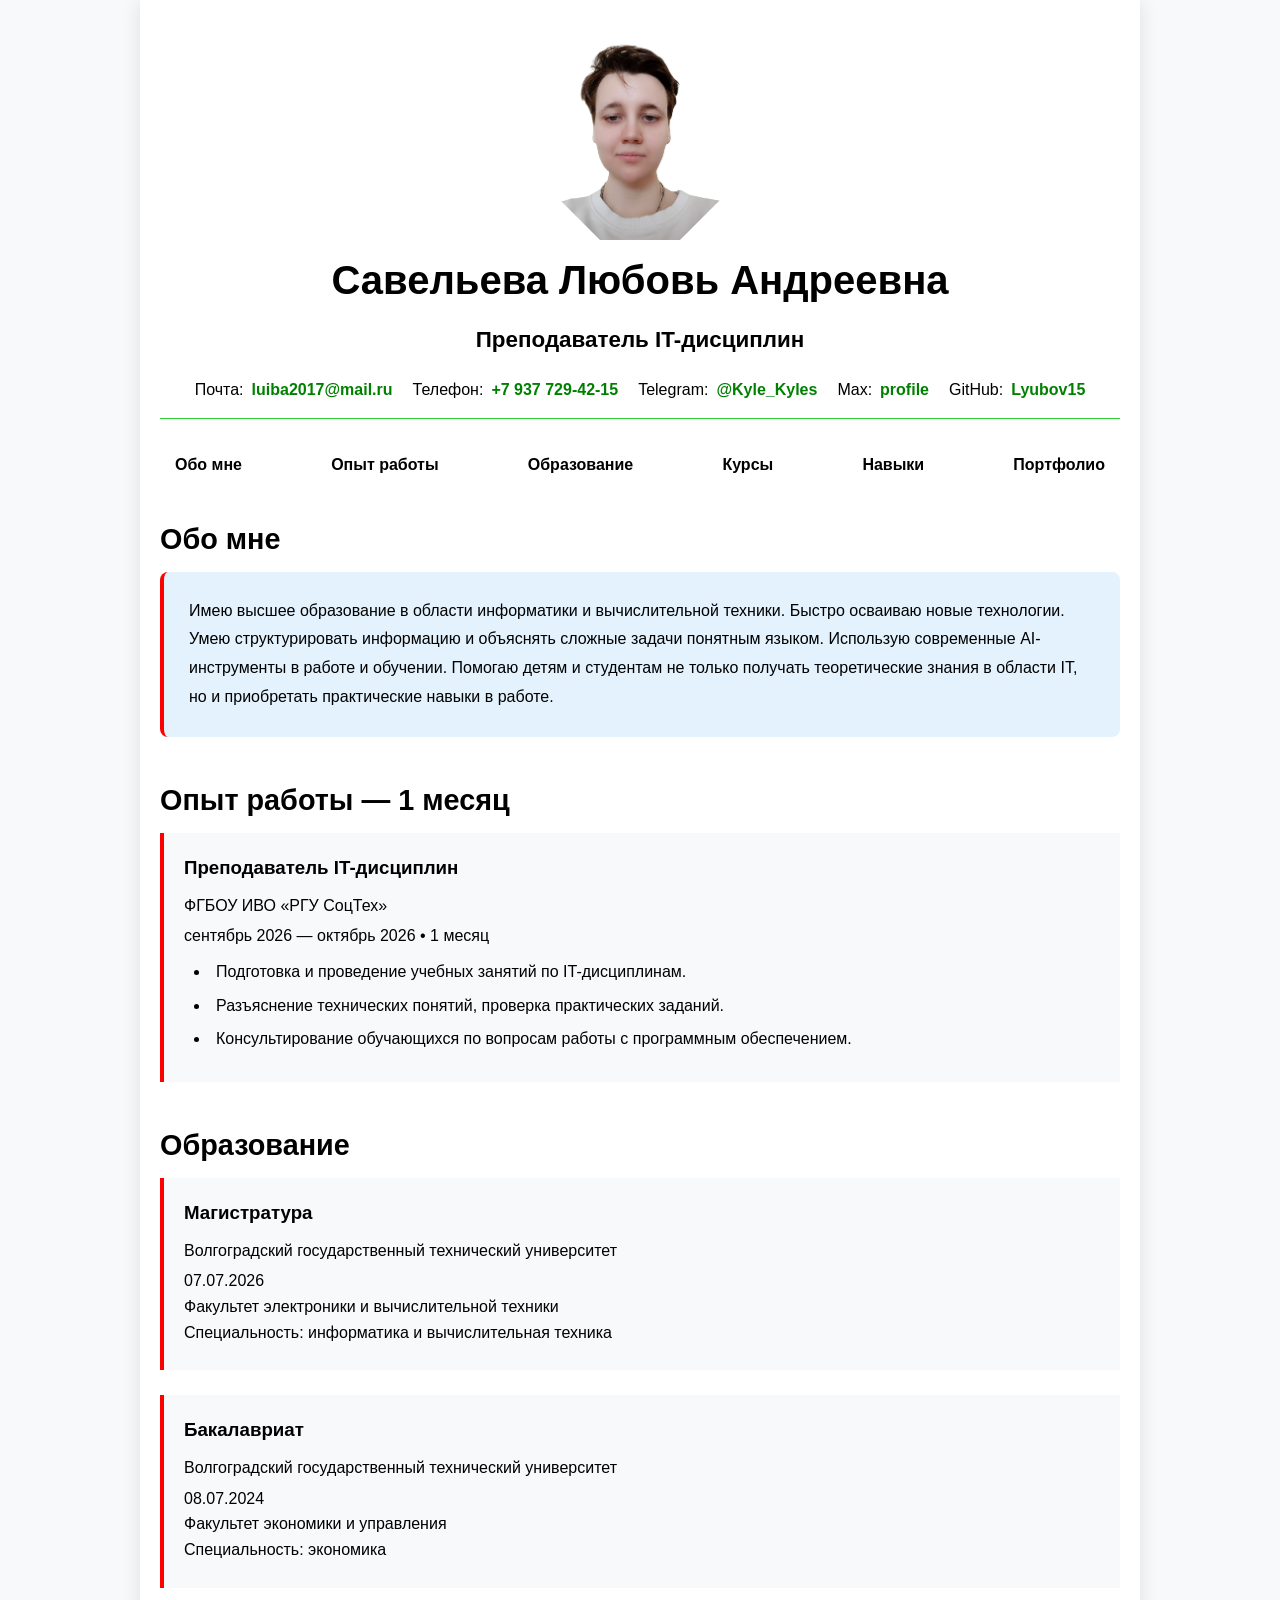
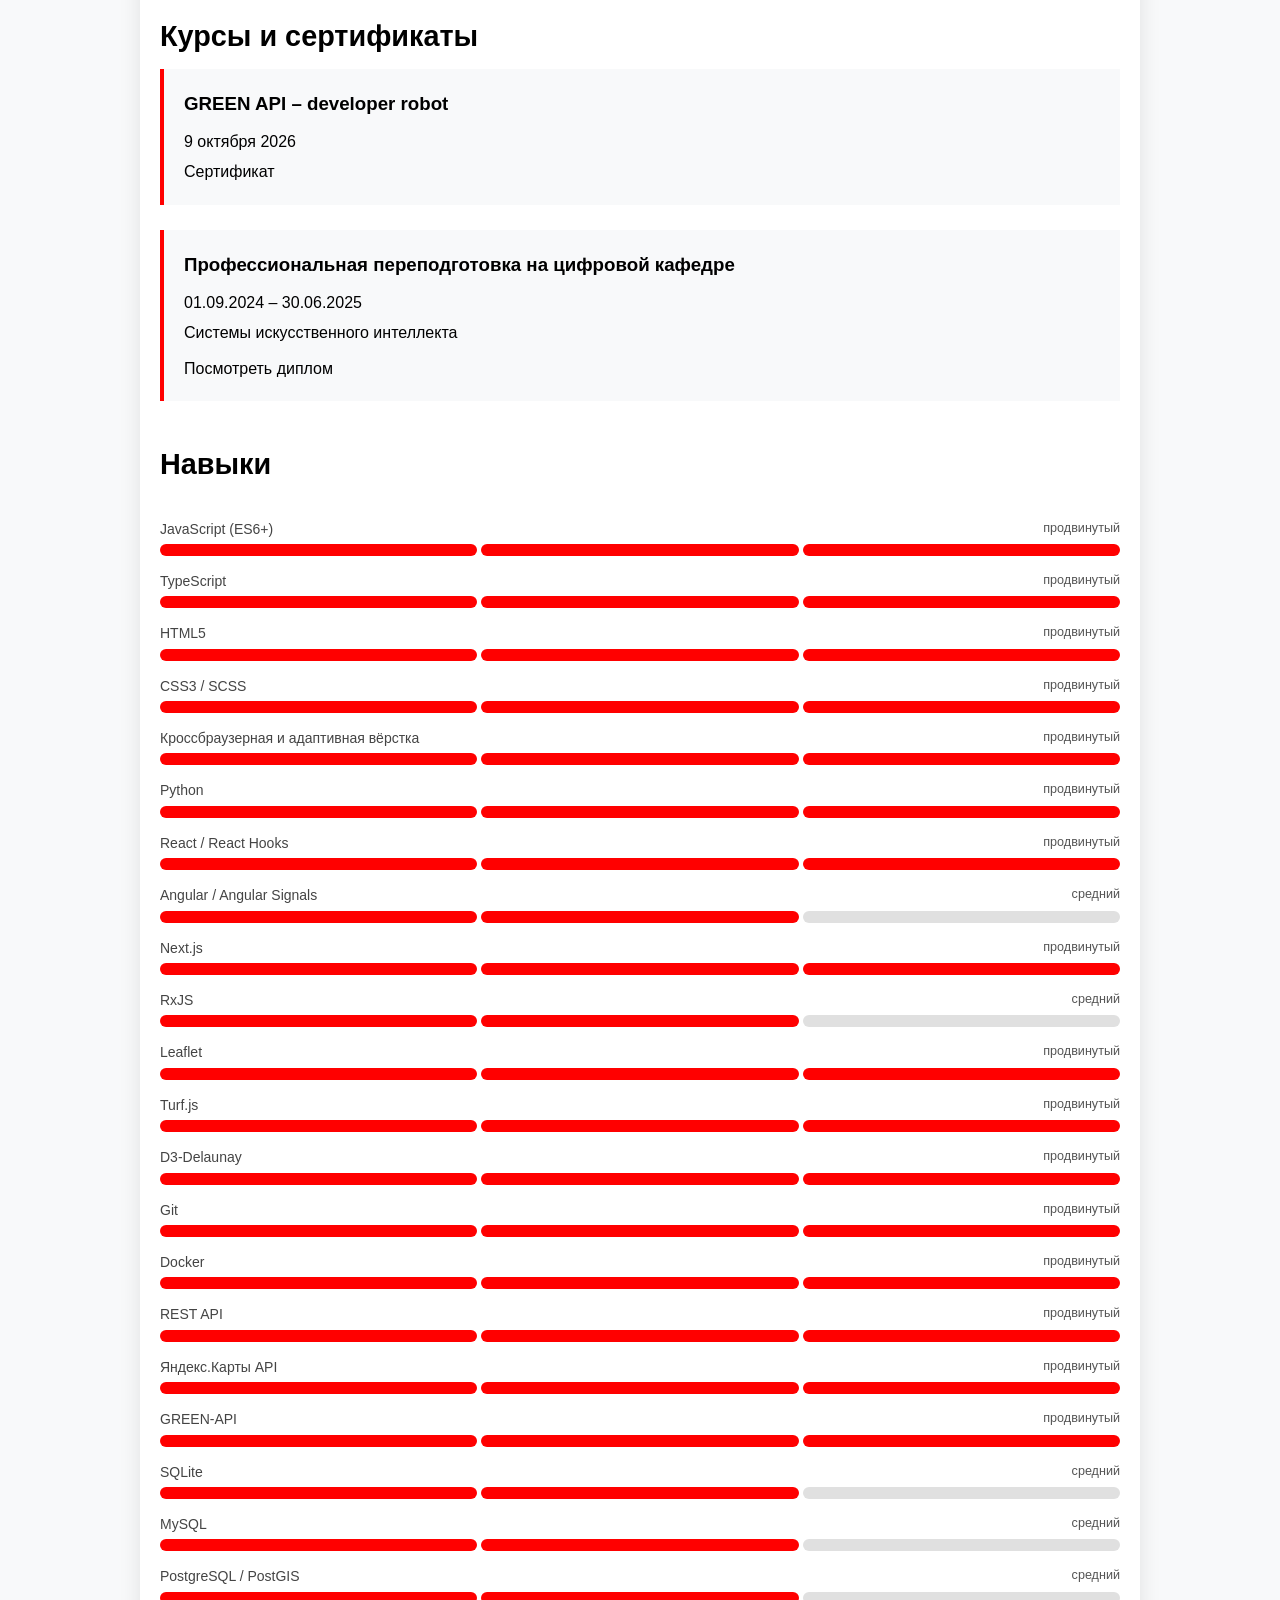
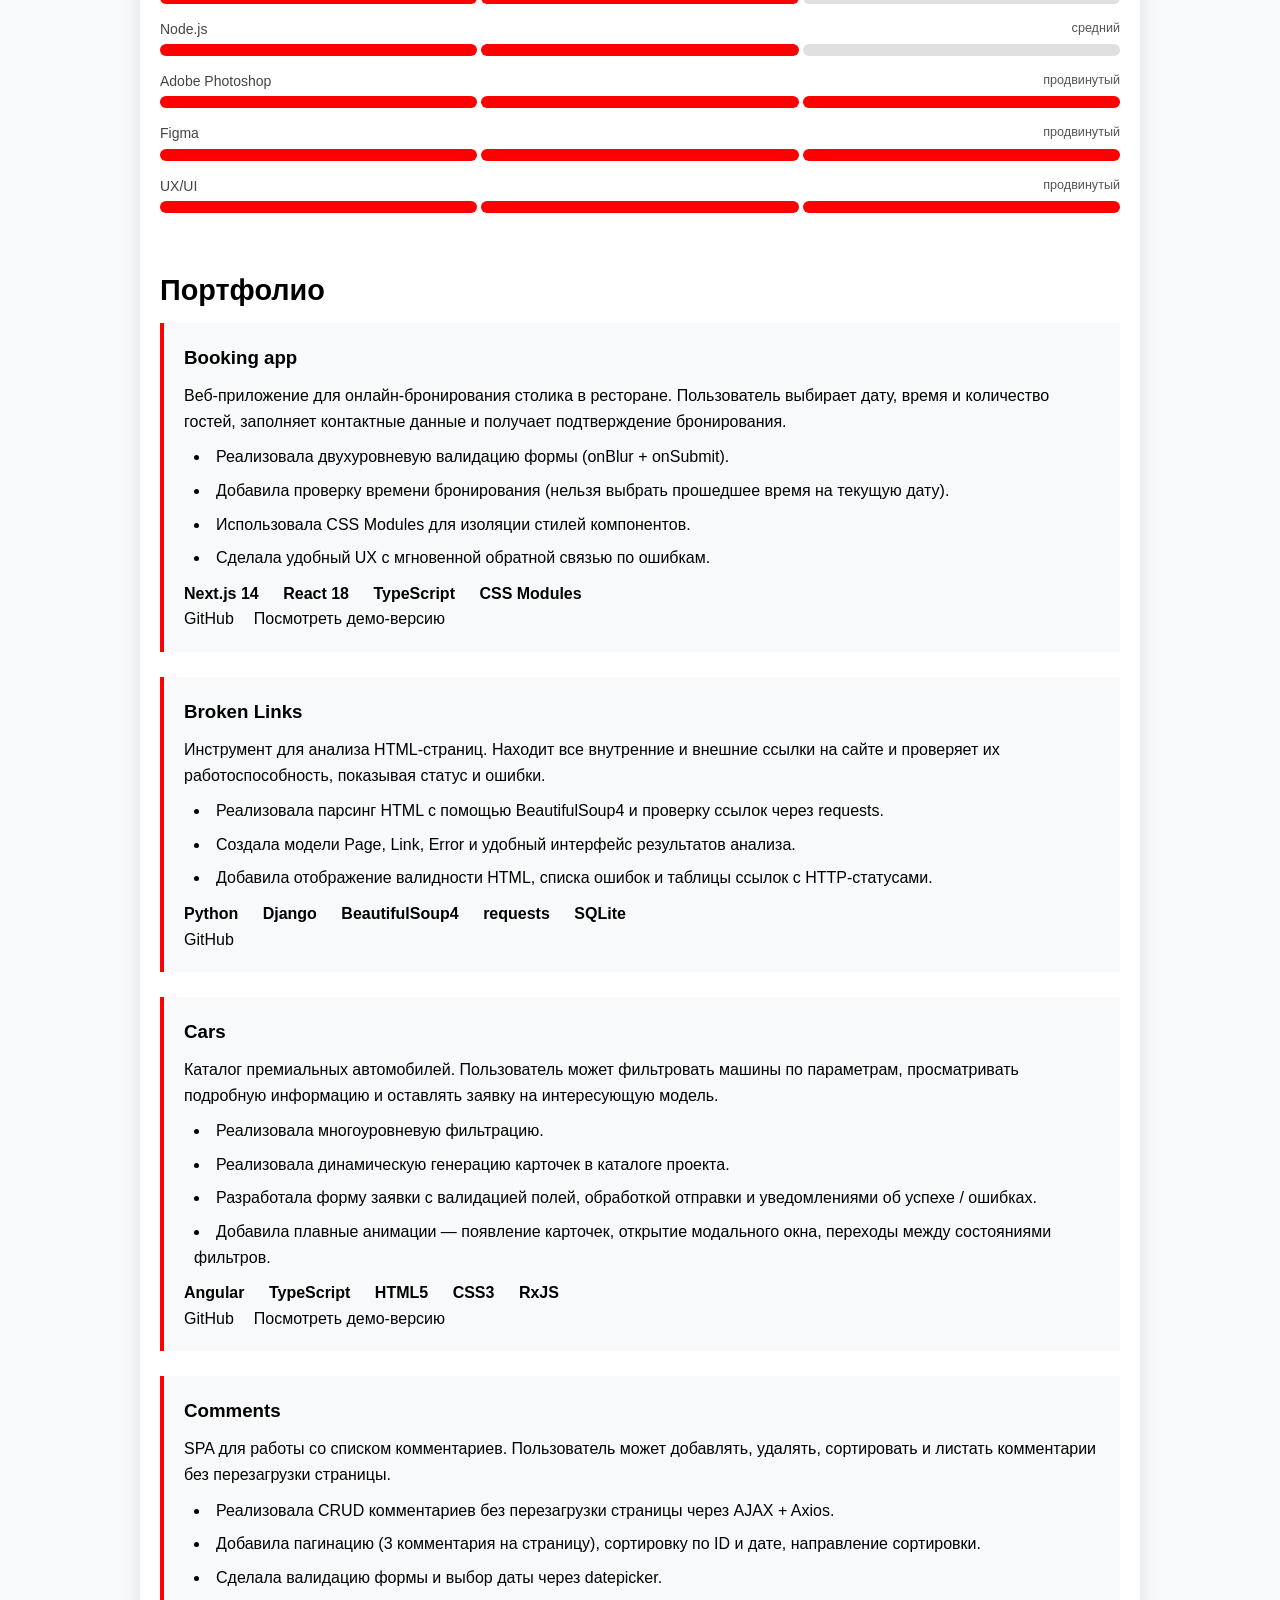
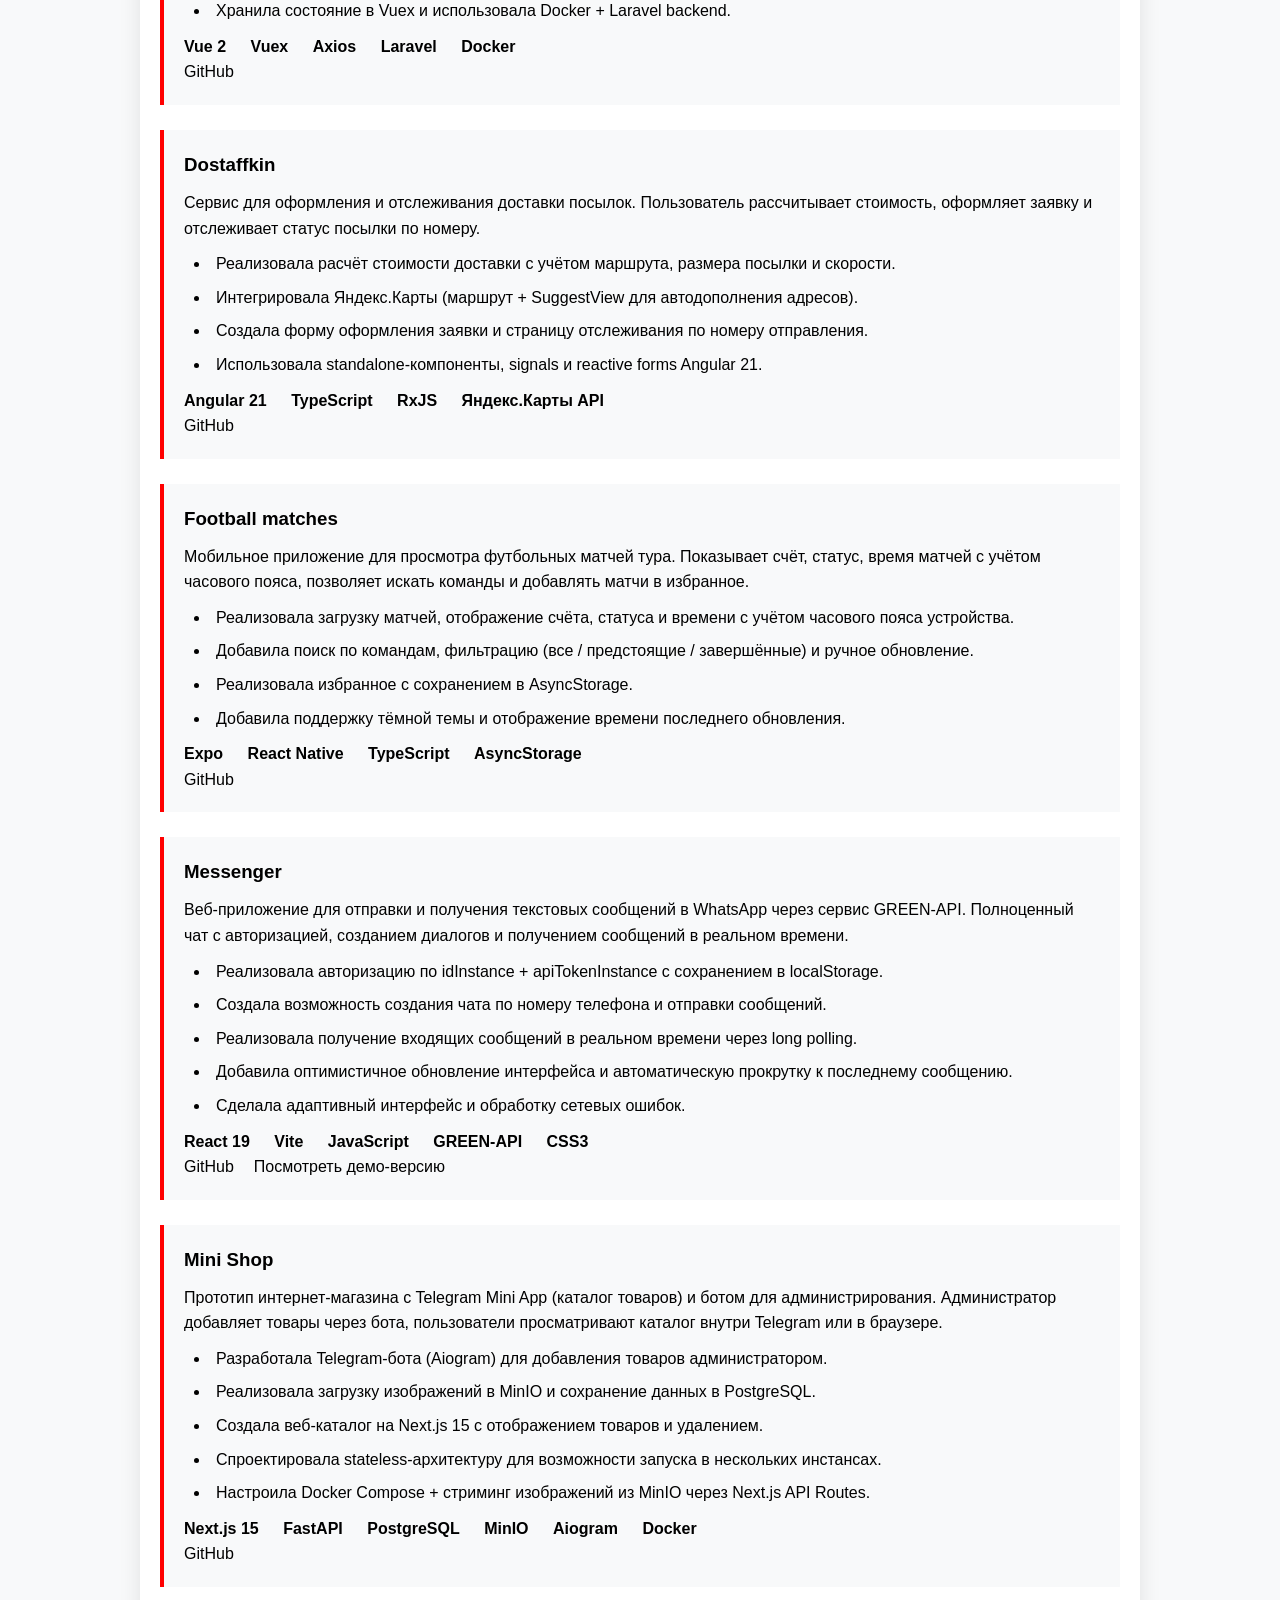
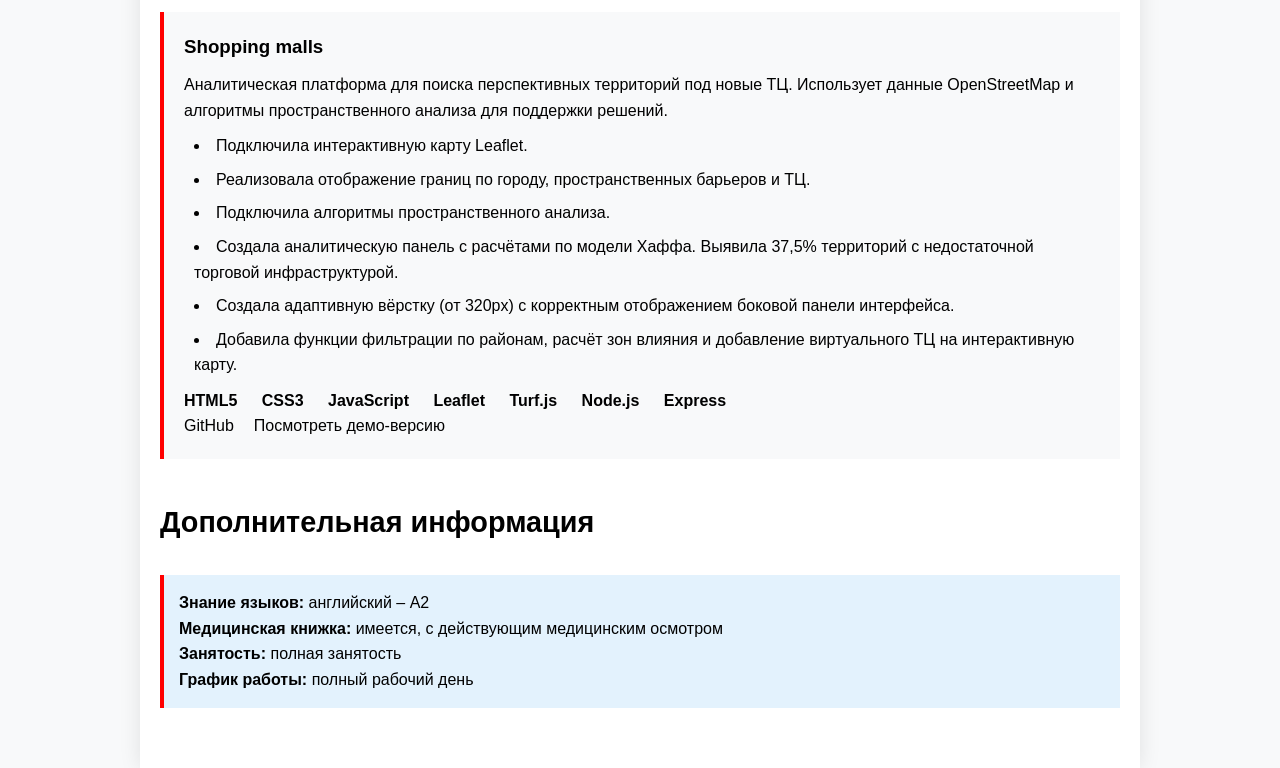
<file: index.html>
<!DOCTYPE html>
<html lang="ru">

<head>
  <meta charset="UTF-8" />
  <meta name="viewport" content="width=device-width, initial-scale=1.0" />
  <title>Преподаватель IT-дисциплин</title>
  <link rel="stylesheet" href="css/style.css" />
</head>

<body>
  <div class="container">
    <header>
      <img src="images/IMG20251225153642.jpg" alt="avatar" />
      <h1>Савельева Любовь Андреевна</h1>
      <div class="position">Преподаватель IT-дисциплин</div>

      <div class="contact-info">
        <div class="contact-item">
          <p>Почта:</p>
          <a href="https://e.mail.ru/compose/?to=luiba2017@mail.ru" target="_blank"> luiba2017@mail.ru </a>
        </div>

        <div class="contact-item">
          <p>Телефон:</p>
          <a href="tel:+79377294215">+7 937 729-42-15</a>
        </div>

        <div class="contact-item">
          <p>Telegram:</p>
          <a href="https://t.me/Kyle_Kyles">@Kyle_Kyles</a>
        </div>

        <div class="contact-item">
          <p>Max:</p>
          <a href="https://max.ru/u/f9LHodD0cOIUICUoKV8gMpnvGg_vBvHRj8uJQkRAUVtFLh3MLyKurvsseX8"
            target="_blank">profile</a>
        </div>

        <div class="contact-item">
          <p>GitHub:</p>
          <a href="https://github.com/Lyubov15?tab=repositories" target="_blank">Lyubov15</a>
        </div>
      </div>

      <nav id="main-nav">
        <a href="#about">Обо мне</a>
        <a href="#total-experience">Опыт работы</a>
        <a href="#education">Образование</a>
        <a href="#courses">Курсы</a>
        <a href="#skills">Навыки</a>
        <a href="#portfolio">Портфолио</a>
      </nav>

      <div class="burger-menu" id="burgerMenu">
        <span class="burger-line"></span>
        <span class="burger-line"></span>
        <span class="burger-line"></span>
      </div>
      <div class="nav-overlay" id="navOverlay"></div>
    </header>

    <section id="about">
      <h2>Обо мне</h2>
      <div class="about-me">
        <p>
          Имею высшее образование в области информатики и вычислительной техники. Быстро осваиваю новые технологии. Умею структурировать информацию и объяснять сложные задачи понятным языком. Использую современные AI-инструменты в работе и обучении. Помогаю детям и студентам не только получать теоретические знания в области IT, но и приобретать практические навыки в работе.
        </p>
      </div>
    </section>

    <section id="experience">
      <h2 id="total-experience"></h2>

      <div class="job">
        <h3>Преподаватель IT-дисциплин</h3>
        <div class="company">
          ФГБОУ ИВО «РГУ СоцТех»
        </div>
        <div class="period" data-start="2026-09-01" data-end="2026-10-31"></div>
        <ul>
          <li>Подготовка и проведение учебных занятий по IT-дисциплинам.</li>
          <li>Разъяснение технических понятий, проверка практических заданий.</li>
          <li>Консультирование обучающихся по вопросам работы с программным обеспечением.</li>
        </ul>
      </div>
    </section>

    <section id="education">
      <h2>Образование</h2>
      <div class="education-item">
        <h3>Магистратура</h3>
        <div class="company">
          Волгоградский государственный технический университет
        </div>
        <div class="period">
          07.07.2026
          </br>
          Факультет электроники и вычислительной техники
          </br>
          Специальность: информатика и вычислительная техника
        </div>
      </div>

      <div class="education-item">
        <h3>Бакалавриат</h3>
        <div class="company">Волгоградский государственный технический университет</div>
        <div class="period">
          08.07.2024
          <br>
          Факультет экономики и управления
          <br>
          Специальность: экономика
        </div>
      </div>

      <section id="courses">
        <h2>Курсы и сертификаты</h2>

        <div class="course-item">
          <h3>GREEN API – developer robot</h3>
          <div class="period">9 октября 2026</div>
          <div class="company">
            <a href="https://green-api.com/certificates/developer/60942bc1ec9c4474.pdf" target="_blank">
              Сертификат
            </a>
          </div>
        </div>

        <div class="course-item">
          <h3>Профессиональная переподготовка на цифровой кафедре</h3>
          <div class="period">01.09.2024 – 30.06.2025</div>
          <div class="company">
            Системы искусственного интеллекта
          </div>
          <div class="portfolio-links" style="margin-top: 10px;">
            <a href="diplom.html" target="_blank" class="portfolio-link">
              <span>Посмотреть диплом</span>
            </a>
          </div>
        </div>
      </section>

      <section id="skills">
        <h2>Навыки</h2>
        <div class="skills-wrapper">
          <div class="skills-group">

            <div class="skill-bar">
              <div class="skill-bar-label">
                <span>JavaScript (ES6+)</span>
                <span class="skill-level">продвинутый</span>
              </div>
              <div class="skill-bar-track">
                <div class="skill-segment active"></div>
                <div class="skill-segment active"></div>
                <div class="skill-segment active"></div>
              </div>
            </div>

            <div class="skill-bar">
              <div class="skill-bar-label">
                <span>TypeScript</span>
                <span class="skill-level">продвинутый</span>
              </div>
              <div class="skill-bar-track">
                <div class="skill-segment active"></div>
                <div class="skill-segment active"></div>
                <div class="skill-segment active"></div>
              </div>
            </div>

            <div class="skill-bar">
              <div class="skill-bar-label">
                <span>HTML5</span>
                <span class="skill-level">продвинутый</span>
              </div>
              <div class="skill-bar-track">
                <div class="skill-segment active"></div>
                <div class="skill-segment active"></div>
                <div class="skill-segment active"></div>
              </div>
            </div>

            <div class="skill-bar">
              <div class="skill-bar-label">
                <span>CSS3 / SCSS</span>
                <span class="skill-level">продвинутый</span>
              </div>
              <div class="skill-bar-track">
                <div class="skill-segment active"></div>
                <div class="skill-segment active"></div>
                <div class="skill-segment active"></div>
              </div>
            </div>

            <div class="skill-bar">
              <div class="skill-bar-label">
                <span>Кроссбраузерная и адаптивная вёрстка</span>
                <span class="skill-level">продвинутый</span>
              </div>
              <div class="skill-bar-track">
                <div class="skill-segment active"></div>
                <div class="skill-segment active"></div>
                <div class="skill-segment active"></div>
              </div>
            </div>

            <div class="skill-bar">
              <div class="skill-bar-label">
                <span>Python</span>
                <span class="skill-level">продвинутый</span>
              </div>
              <div class="skill-bar-track">
                <div class="skill-segment active"></div>
                <div class="skill-segment active"></div>
                <div class="skill-segment active"></div>
              </div>
            </div>

            <div class="skill-bar">
              <div class="skill-bar-label">
                <span>React / React Hooks</span>
                <span class="skill-level">продвинутый</span>
              </div>
              <div class="skill-bar-track">
                <div class="skill-segment active"></div>
                <div class="skill-segment active"></div>
                <div class="skill-segment active"></div>
              </div>
            </div>

            <div class="skill-bar">
              <div class="skill-bar-label">
                <span>Angular / Angular Signals</span>
                <span class="skill-level">средний</span>
              </div>
              <div class="skill-bar-track">
                <div class="skill-segment active"></div>
                <div class="skill-segment active"></div>
                <div class="skill-segment"></div>
              </div>
            </div>

            <div class="skill-bar">
              <div class="skill-bar-label">
                <span>Next.js</span>
                <span class="skill-level">продвинутый</span>
              </div>
              <div class="skill-bar-track">
                <div class="skill-segment active"></div>
                <div class="skill-segment active"></div>
                <div class="skill-segment active"></div>
              </div>
            </div>

            <div class="skill-bar">
              <div class="skill-bar-label">
                <span>RxJS</span>
                <span class="skill-level">средний</span>
              </div>
              <div class="skill-bar-track">
                <div class="skill-segment active"></div>
                <div class="skill-segment active"></div>
                <div class="skill-segment"></div>
              </div>
            </div>

            <div class="skill-bar">
              <div class="skill-bar-label">
                <span>Leaflet</span>
                <span class="skill-level">продвинутый</span>
              </div>
              <div class="skill-bar-track">
                <div class="skill-segment active"></div>
                <div class="skill-segment active"></div>
                <div class="skill-segment active"></div>
              </div>
            </div>

            <div class="skill-bar">
              <div class="skill-bar-label">
                <span>Turf.js</span>
                <span class="skill-level">продвинутый</span>
              </div>
              <div class="skill-bar-track">
                <div class="skill-segment active"></div>
                <div class="skill-segment active"></div>
                <div class="skill-segment active"></div>
              </div>
            </div>

            <div class="skill-bar">
              <div class="skill-bar-label">
                <span>D3-Delaunay</span>
                <span class="skill-level">продвинутый</span>
              </div>
              <div class="skill-bar-track">
                <div class="skill-segment active"></div>
                <div class="skill-segment active"></div>
                <div class="skill-segment active"></div>
              </div>
            </div>

            <div class="skill-bar">
              <div class="skill-bar-label">
                <span>Git</span>
                <span class="skill-level">продвинутый</span>
              </div>
              <div class="skill-bar-track">
                <div class="skill-segment active"></div>
                <div class="skill-segment active"></div>
                <div class="skill-segment active"></div>
              </div>
            </div>

            <div class="skill-bar">
              <div class="skill-bar-label">
                <span>Docker</span>
                <span class="skill-level">продвинутый</span>
              </div>
              <div class="skill-bar-track">
                <div class="skill-segment active"></div>
                <div class="skill-segment active"></div>
                <div class="skill-segment active"></div>
              </div>
            </div>

            <div class="skill-bar">
              <div class="skill-bar-label">
                <span>REST API</span>
                <span class="skill-level">продвинутый</span>
              </div>
              <div class="skill-bar-track">
                <div class="skill-segment active"></div>
                <div class="skill-segment active"></div>
                <div class="skill-segment active"></div>
              </div>
            </div>

            <div class="skill-bar">
              <div class="skill-bar-label">
                <span>Яндекс.Карты API</span>
                <span class="skill-level">продвинутый</span>
              </div>
              <div class="skill-bar-track">
                <div class="skill-segment active"></div>
                <div class="skill-segment active"></div>
                <div class="skill-segment active"></div>
              </div>
            </div>

            <div class="skill-bar">
              <div class="skill-bar-label">
                <span>GREEN-API</span>
                <span class="skill-level">продвинутый</span>
              </div>
              <div class="skill-bar-track">
                <div class="skill-segment active"></div>
                <div class="skill-segment active"></div>
                <div class="skill-segment active"></div>
              </div>
            </div>

            <div class="skill-bar">
              <div class="skill-bar-label">
                <span>SQLite</span>
                <span class="skill-level">средний</span>
              </div>
              <div class="skill-bar-track">
                <div class="skill-segment active"></div>
                <div class="skill-segment active"></div>
                <div class="skill-segment"></div>
              </div>
            </div>

            <div class="skill-bar">
              <div class="skill-bar-label">
                <span>MySQL</span>
                <span class="skill-level">средний</span>
              </div>
              <div class="skill-bar-track">
                <div class="skill-segment active"></div>
                <div class="skill-segment active"></div>
                <div class="skill-segment"></div>
              </div>
            </div>

            <div class="skill-bar">
              <div class="skill-bar-label">
                <span>PostgreSQL / PostGIS</span>
                <span class="skill-level">средний</span>
              </div>
              <div class="skill-bar-track">
                <div class="skill-segment active"></div>
                <div class="skill-segment active"></div>
                <div class="skill-segment"></div>
              </div>
            </div>

            <div class="skill-bar">
              <div class="skill-bar-label">
                <span>Node.js</span>
                <span class="skill-level">средний</span>
              </div>
              <div class="skill-bar-track">
                <div class="skill-segment active"></div>
                <div class="skill-segment active"></div>
                <div class="skill-segment"></div>
              </div>
            </div>

            <div class="skill-bar">
              <div class="skill-bar-label">
                <span>Adobe Photoshop</span>
                <span class="skill-level">продвинутый</span>
              </div>
              <div class="skill-bar-track">
                <div class="skill-segment active"></div>
                <div class="skill-segment active"></div>
                <div class="skill-segment active"></div>
              </div>
            </div>

            <div class="skill-bar">
              <div class="skill-bar-label">
                <span>Figma</span>
                <span class="skill-level">продвинутый</span>
              </div>
              <div class="skill-bar-track">
                <div class="skill-segment active"></div>
                <div class="skill-segment active"></div>
                <div class="skill-segment active"></div>
              </div>
            </div>

            <div class="skill-bar">
              <div class="skill-bar-label">
                <span>UX/UI</span>
                <span class="skill-level">продвинутый</span>
              </div>
              <div class="skill-bar-track">
                <div class="skill-segment active"></div>
                <div class="skill-segment active"></div>
                <div class="skill-segment active"></div>
              </div>
            </div>

          </div>
        </div>
      </section>

      <section id="portfolio">
        <h2>Портфолио</h2>

        <div class="portfolio">
          <div class="portfolio-info">
          </div>

          <!-- 1. Booking app -->
          <div class="portfolio-item">
            <h3>Booking app</h3>
            <div class="portfolio-description">
              <p>
                Веб-приложение для онлайн-бронирования столика в ресторане. Пользователь выбирает дату, время и
                количество гостей, заполняет контактные данные и получает подтверждение бронирования.
              </p>
              <ul>
                <li>Реализовала двухуровневую валидацию формы (onBlur + onSubmit).</li>
                <li>Добавила проверку времени бронирования (нельзя выбрать прошедшее время на текущую дату).</li>
                <li>Использовала CSS Modules для изоляции стилей компонентов.</li>
                <li>Сделала удобный UX с мгновенной обратной связью по ошибкам.</li>
              </ul>
            </div>
            <div class="tech-stack">
              <span class="tech">Next.js 14</span>
              <span class="tech">React 18</span>
              <span class="tech">TypeScript</span>
              <span class="tech">CSS Modules</span>
            </div>
            <div class="portfolio-links">
              <a href="https://github.com/Lyubov15/booking-app" target="_blank" class="portfolio-link">
                <span>GitHub</span>
              </a>
              <a href="https://booking-app-28v5.vercel.app/" target="_blank" class="portfolio-link">
                <span>Посмотреть демо-версию</span>
              </a>
            </div>
          </div>

          <!-- 2. Broken links -->
          <div class="portfolio-item">
            <h3>Broken Links</h3>
            <div class="portfolio-description">
              <p>
                Инструмент для анализа HTML-страниц. Находит все внутренние и внешние ссылки на сайте и проверяет их
                работоспособность, показывая статус и ошибки.
              </p>
              <ul>
                <li>Реализовала парсинг HTML с помощью BeautifulSoup4 и проверку ссылок через requests.</li>
                <li>Создала модели Page, Link, Error и удобный интерфейс результатов анализа.</li>
                <li>Добавила отображение валидности HTML, списка ошибок и таблицы ссылок с HTTP-статусами.</li>
              </ul>
            </div>
            <div class="tech-stack">
              <span class="tech">Python</span>
              <span class="tech">Django</span>
              <span class="tech">BeautifulSoup4</span>
              <span class="tech">requests</span>
              <span class="tech">SQLite</span>
            </div>
            <div class="portfolio-links">
              <a href="https://github.com/Lyubov15/broken_links" target="_blank" class="portfolio-link">
                <span>GitHub</span>
              </a>
            </div>
          </div>

          <!-- 3. Cars -->
          <div class="portfolio-item">
            <h3>Cars</h3>
            <div class="portfolio-description">
              <p>
                Каталог премиальных автомобилей. Пользователь может фильтровать машины по параметрам, просматривать
                подробную информацию и оставлять заявку на интересующую модель.
              </p>
              <ul>
                <li>Реализовала многоуровневую фильтрацию.</li>
                <li>Реализовала динамическую генерацию карточек в каталоге проекта.</li>
                <li>Разработала форму заявки с валидацией полей, обработкой отправки и уведомлениями об успехе /
                  ошибках.</li>
                <li>Добавила плавные анимации — появление карточек, открытие модального окна, переходы между состояниями
                  фильтров.</li>
              </ul>
            </div>
            <div class="tech-stack">
              <span class="tech">Angular</span>
              <span class="tech">TypeScript</span>
              <span class="tech">HTML5</span>
              <span class="tech">CSS3</span>
              <span class="tech">RxJS</span>
            </div>
            <div class="portfolio-links">
              <a href="https://github.com/Lyubov15/cars" target="_blank" class="portfolio-link">
                <span>GitHub</span>
              </a>
              <a href="https://lyubov15.github.io/cars/" target="_blank" class="portfolio-link">
                <span>Посмотреть демо-версию</span>
              </a>
            </div>
          </div>

          <!-- 4. Comments -->
          <div class="portfolio-item">
            <h3>Comments</h3>
            <div class="portfolio-description">
              <p>
                SPA для работы со списком комментариев. Пользователь может добавлять, удалять, сортировать и листать
                комментарии без перезагрузки страницы.
              </p>
              <ul>
                <li>Реализовала CRUD комментариев без перезагрузки страницы через AJAX + Axios.</li>
                <li>Добавила пагинацию (3 комментария на страницу), сортировку по ID и дате, направление сортировки.
                </li>
                <li>Сделала валидацию формы и выбор даты через datepicker.</li>
                <li>Хранила состояние в Vuex и использовала Docker + Laravel backend.</li>
              </ul>
            </div>
            <div class="tech-stack">
              <span class="tech">Vue 2</span>
              <span class="tech">Vuex</span>
              <span class="tech">Axios</span>
              <span class="tech">Laravel</span>
              <span class="tech">Docker</span>
            </div>
            <div class="portfolio-links">
              <a href="https://github.com/Lyubov15/comments" target="_blank" class="portfolio-link">
                <span>GitHub</span>
              </a>
            </div>
          </div>

          <!-- 5. Dostaffkin -->
          <div class="portfolio-item">
            <h3>Dostaffkin</h3>
            <div class="portfolio-description">
              <p>
                Сервис для оформления и отслеживания доставки посылок. Пользователь рассчитывает стоимость, оформляет
                заявку и отслеживает статус посылки по номеру.
              </p>
              <ul>
                <li>Реализовала расчёт стоимости доставки с учётом маршрута, размера посылки и скорости.</li>
                <li>Интегрировала Яндекс.Карты (маршрут + SuggestView для автодополнения адресов).</li>
                <li>Создала форму оформления заявки и страницу отслеживания по номеру отправления.</li>
                <li>Использовала standalone-компоненты, signals и reactive forms Angular 21.</li>
              </ul>
            </div>
            <div class="tech-stack">
              <span class="tech">Angular 21</span>
              <span class="tech">TypeScript</span>
              <span class="tech">RxJS</span>
              <span class="tech">Яндекс.Карты API</span>
            </div>
            <div class="portfolio-links">
              <a href="https://github.com/Lyubov15/dostaffkin" target="_blank" class="portfolio-link">
                <span>GitHub</span>
              </a>
            </div>
          </div>

          <!-- 6. Football matches -->
          <div class="portfolio-item">
            <h3>Football matches</h3>
            <div class="portfolio-description">
              <p>
                Мобильное приложение для просмотра футбольных матчей тура. Показывает счёт, статус, время матчей с
                учётом часового пояса, позволяет искать команды и добавлять матчи в избранное.
              </p>
              <ul>
                <li>Реализовала загрузку матчей, отображение счёта, статуса и времени с учётом часового пояса
                  устройства.</li>
                <li>Добавила поиск по командам, фильтрацию (все / предстоящие / завершённые) и ручное обновление.</li>
                <li>Реализовала избранное с сохранением в AsyncStorage.</li>
                <li>Добавила поддержку тёмной темы и отображение времени последнего обновления.</li>
              </ul>
            </div>
            <div class="tech-stack">
              <span class="tech">Expo</span>
              <span class="tech">React Native</span>
              <span class="tech">TypeScript</span>
              <span class="tech">AsyncStorage</span>
            </div>
            <div class="portfolio-links">
              <a href="https://github.com/Lyubov15/football_matches" target="_blank" class="portfolio-link">
                <span>GitHub</span>
              </a>
            </div>
          </div>

          <!-- 7. Messenger -->
          <div class="portfolio-item">
            <h3>Messenger</h3>
            <div class="portfolio-description">
              <p>
                Веб-приложение для отправки и получения текстовых сообщений в WhatsApp через сервис GREEN-API.
                Полноценный чат с авторизацией, созданием диалогов и получением сообщений в реальном времени.
              </p>
              <ul>
                <li>Реализовала авторизацию по idInstance + apiTokenInstance с сохранением в localStorage.</li>
                <li>Создала возможность создания чата по номеру телефона и отправки сообщений.</li>
                <li>Реализовала получение входящих сообщений в реальном времени через long polling.</li>
                <li>Добавила оптимистичное обновление интерфейса и автоматическую прокрутку к последнему сообщению.</li>
                <li>Сделала адаптивный интерфейс и обработку сетевых ошибок.</li>
              </ul>
            </div>
            <div class="tech-stack">
              <span class="tech">React 19</span>
              <span class="tech">Vite</span>
              <span class="tech">JavaScript</span>
              <span class="tech">GREEN-API</span>
              <span class="tech">CSS3</span>
            </div>
            <div class="portfolio-links">
              <a href="https://github.com/Lyubov15/messenger" target="_blank" class="portfolio-link">
                <span>GitHub</span>
              </a>
              <a href="https://messenger-sigma-bay.vercel.app/" target="_blank" class="portfolio-link">
                <span>Посмотреть демо-версию</span>
              </a>
            </div>
          </div>

          <!-- 8. Mini shop -->
          <div class="portfolio-item">
            <h3>Mini Shop</h3>
            <div class="portfolio-description">
              <p>
                Прототип интернет-магазина с Telegram Mini App (каталог товаров) и ботом для администрирования.
                Администратор добавляет товары через бота, пользователи просматривают каталог внутри Telegram или в
                браузере.
              </p>
              <ul>
                <li>Разработала Telegram-бота (Aiogram) для добавления товаров администратором.</li>
                <li>Реализовала загрузку изображений в MinIO и сохранение данных в PostgreSQL.</li>
                <li>Создала веб-каталог на Next.js 15 с отображением товаров и удалением.</li>
                <li>Спроектировала stateless-архитектуру для возможности запуска в нескольких инстансах.</li>
                <li>Настроила Docker Compose + стриминг изображений из MinIO через Next.js API Routes.</li>
              </ul>
            </div>
            <div class="tech-stack">
              <span class="tech">Next.js 15</span>
              <span class="tech">FastAPI</span>
              <span class="tech">PostgreSQL</span>
              <span class="tech">MinIO</span>
              <span class="tech">Aiogram</span>
              <span class="tech">Docker</span>
            </div>
            <div class="portfolio-links">
              <a href="https://github.com/Lyubov15/mini-shop" target="_blank" class="portfolio-link">
                <span>GitHub</span>
              </a>
            </div>
          </div>

          <!-- 9. Shopping malls -->
          <div class="portfolio-item">
            <h3>Shopping malls</h3>
            <div class="portfolio-description">
              <p>
                Аналитическая платформа для поиска перспективных территорий под новые ТЦ. Использует данные
                OpenStreetMap и алгоритмы пространственного анализа для поддержки решений.
              </p>
              <ul>
                <li>Подключила интерактивную карту Leaflet.</li>
                <li>Реализовала отображение границ по городу, пространственных барьеров и ТЦ.</li>
                <li>Подключила алгоритмы пространственного анализа.</li>
                <li>Создала аналитическую панель с расчётами по модели Хаффа. Выявила 37,5% территорий с недостаточной
                  торговой инфраструктурой.</li>
                <li>Создала адаптивную вёрстку (от 320px) с корректным отображением боковой панели интерфейса.</li>
                <li>Добавила функции фильтрации по районам, расчёт зон влияния и добавление виртуального ТЦ на
                  интерактивную карту.</li>
              </ul>
            </div>
            <div class="tech-stack">
              <span class="tech">HTML5</span>
              <span class="tech">CSS3</span>
              <span class="tech">JavaScript</span>
              <span class="tech">Leaflet</span>
              <span class="tech">Turf.js</span>
              <span class="tech">Node.js</span>
              <span class="tech">Express</span>
            </div>
            <div class="portfolio-links">
              <a href="https://github.com/Lyubov15/shopping_malls" target="_blank" class="portfolio-link">
                <span>GitHub</span>
              </a>
              <a href="https://lyubov15.github.io/shopping_malls/Frontend/index.html" target="_blank"
                class="portfolio-link">
                <span>Посмотреть демо-версию</span>
              </a>
            </div>
          </div>

        </div>
      </section>

      <section id="additional">
        <h2>Дополнительная информация</h2>
        <div class="personal-info">
          <p><strong>Знание языков:</strong> английский – А2</p>
          <p><strong>Медицинская книжка:</strong> имеется, с действующим медицинским осмотром</p>
          <p><strong>Занятость:</strong> полная занятость</p>
          <p><strong>График работы:</strong> полный рабочий день</p>
        </div>
      </section>

      <script src="script/burger.js"></script>
      <script src="script/period.js"></script>
</body>

</html>
</file>
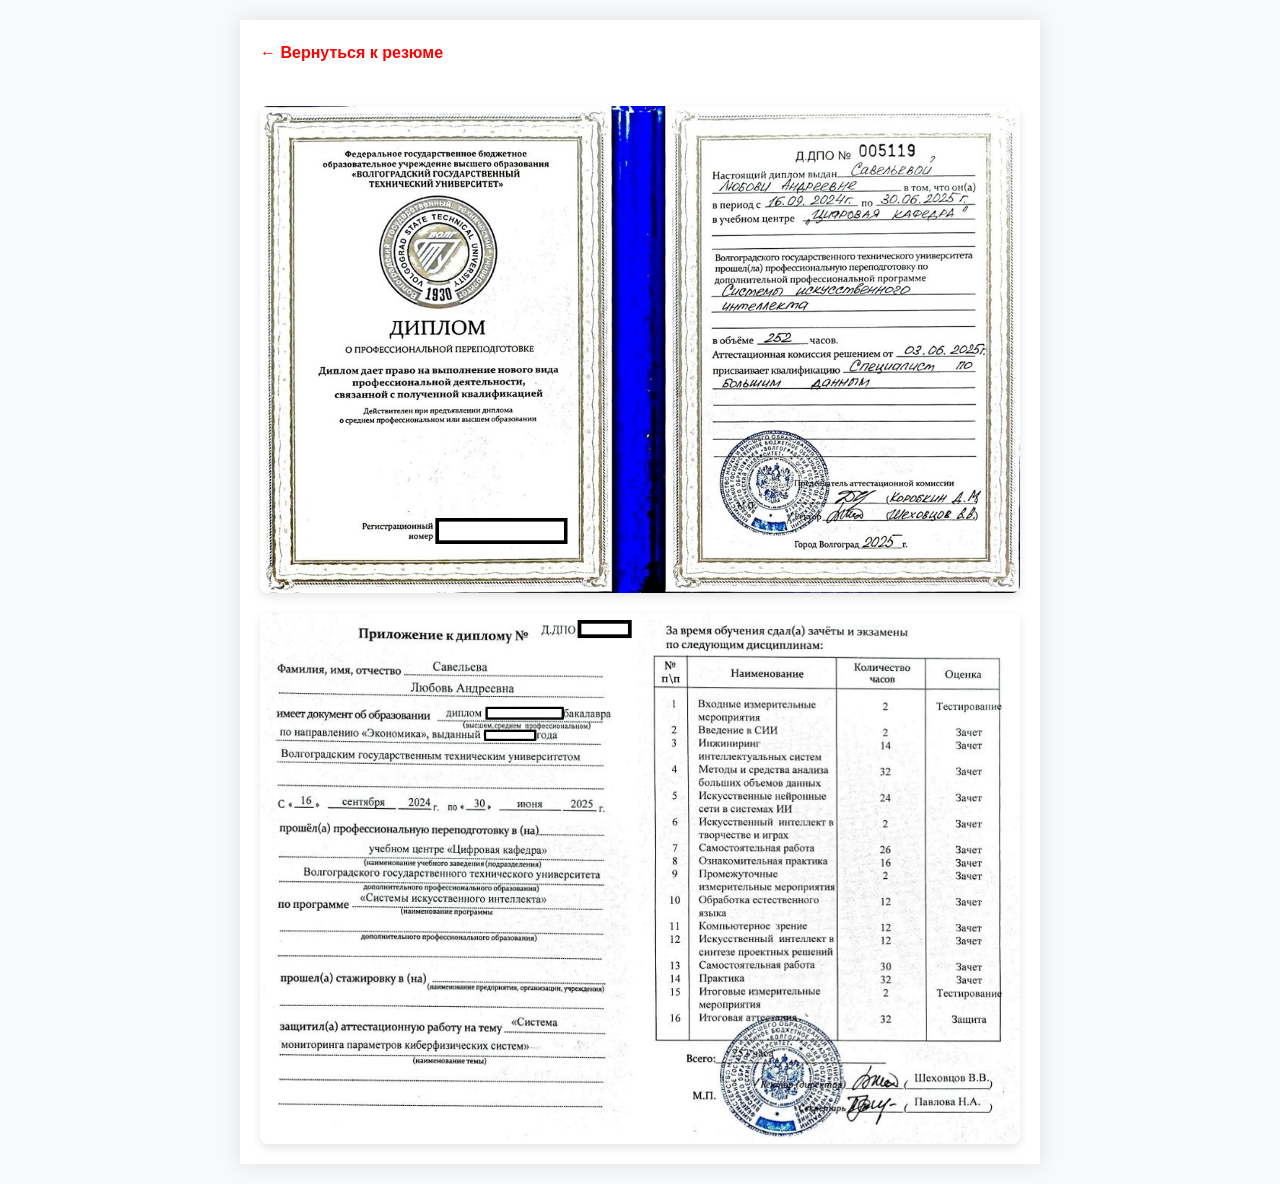
<file: diplom.html>
<!DOCTYPE html>
<html lang="ru">
<head>
  <meta charset="UTF-8" />
  <meta name="viewport" content="width=device-width, initial-scale=1.0" />
  <title>Диплом цифровой кафедры</title>
  <link rel="stylesheet" href="css/style.css" />
  <style>
    /* Стили для страницы просмотра диплома */
    .diploma-container {
      display: flex;
      flex-direction: column;
      gap: 20px;
      max-width: 800px;
      margin: 20px auto;
      padding: 20px;
      background: white;
      box-shadow: 0 0 20px rgba(0, 0, 0, 0.1);
    }
    .diploma-container img {
      width: 100%;
      height: auto;
      clip-path: none; 
      border-radius: 8px;
      box-shadow: 0 4px 10px rgba(0,0,0,0.1);
    }
    .back-link {
      display: inline-block;
      margin-bottom: 20px;
      color: #FF0000;
      font-weight: bold;
      text-decoration: none;
    }
    .back-link:hover {
      text-decoration: underline;
    }
  </style>
</head>
<body>
  <div class="diploma-container">
    <a href="index.html#courses" class="back-link">← Вернуться к резюме</a>
    <img src="images/Diplom_1.jpg" alt="Диплом цифровой кафедры - страница 1" />
    <img src="images/Diplom_2.jpg" alt="Диплом цифровой кафедры - страница 2" />
  </div>
</body>
</html>
</file>
<file: css/style.css>
* {
  margin: 0;
  padding: 0;
  box-sizing: border-box;
}

body {
  font-family: "Segoe UI", Tahoma, Geneva, Verdana, sans-serif;
  line-height: 1.6;
  color: #000000;
  background-color: #f8f9fa;
}

.container {
  max-width: 1000px;
  margin: 0 auto;
  padding: 20px;
  background: white;
  box-shadow: 0 0 20px rgba(0, 0, 0, 0.1);
}

img {
  width: 200px;
  height: 200px;
  object-fit: cover;
  clip-path: polygon(
    30% 0%, 70% 0%,
    100% 30%, 100% 70%,
    70% 100%, 30% 100%,
    0% 70%, 0% 30%
  );
}

header {
  text-align: center;
  padding: 20px 0;
}

h1 {
  color: #000000;
  font-size: 2.5em;
  margin-bottom: 10px;
}

.position {
  color: #000000;
  font-size: 1.4em;
  font-weight: 600;
  margin-bottom: 20px;
}

.contact-info {
  border-bottom: 1px solid #32CD32;
  padding-bottom: 15px;
  display: flex;
  justify-content: center;
  flex-wrap: wrap;
  gap: 20px;
  margin: 15px 0;
}

.contact-item {
  display: flex;
  align-items: center;
  gap: 8px;
}

.personal-info {
  background: #e3f2fd;
  padding: 15px;
  margin: 20px 0;
  border-left: 4px solid #FF0000; 
}

section {
  margin-bottom: 40px;
}

h2 {
  color: #000000; 
  padding-bottom: 10px;
  font-size: 1.8em;
}

h3 {
  color: #000000;
  margin: 0 0 10px 0;
}

.job,
.education-item,
.course-item,
.portfolio-item {
  margin-bottom: 25px;
  padding: 20px;
  border-left: 4px solid #FF0000;
  background: #f8f9fa;
  transition: all 0.3s ease;
}

.period {
  color: #000000;
  margin: 5px 0;
}

ul {
  list-style-position: inside;
  margin: 10px 0;
}

li {
  margin: 8px 0;
  padding-left: 10px;
}


/* Стили для навыков с полосками */
.skills-wrapper {
  display: flex;
  flex-wrap: wrap;
  gap: 40px;
  margin-top: 20px;
}

.skills-group {
  flex: 1;
  min-width: 280px;
}

.skills-group h3 {
  font-size: 18px;
  margin-bottom: 15px;
  color: #333;
  border-bottom: 2px solid #eee;
  padding-bottom: 8px;
}

.skill-bar {
  margin-bottom: 14px;
}

.skill-bar-label {
  display: flex;
  justify-content: space-between;
  font-size: 14px;
  margin-bottom: 4px;
}

.skill-bar-label span:first-child {
  color: #444;
}

.skill-percent {
  color: #666;
  font-weight: 500;
}

.skill-bar-track {
  background: #e9ecef;
  border-radius: 10px;
  height: 8px;
  overflow: hidden;
  position: relative;
}

/* Контейнер полоски — три равных сегмента */
.skill-bar-track {
  display: flex;
  gap: 4px;
  height: 12px;
  background: transparent;
  border-radius: 0;
}

/* Один сегмент (треть полоски) */
.skill-segment {
  flex: 1;
  background: #e0e0e0;
  border-radius: 6px;
  transition: background 0.3s ease;
}

/* Активный (заполненный) сегмент */
.skill-segment.active {
  background: #FF0000;
}

/* Подпись уровня вместо процентов */
.skill-level {
  font-size: 0.9em;
  color: #555;
  text-transform: lowercase;
}

/* Можно добавить разные цвета для разных групп */
.skills-group:first-child .skill-bar-fill {
  background: linear-gradient(90deg, #0984e3, #74b9ff);
}

.skills-group:last-child .skill-bar-fill {
  background: linear-gradient(90deg, #00b894, #55efc4);
}

/* Адаптив */
@media (max-width: 768px) {
  .skills-group {
    min-width: 100%;
  }
}

.about-me {
  background: #e3f2fd; 
  padding: 25px;
  border-radius: 8px;
  line-height: 1.8;
  border-left: 4px solid #FF0000;
}

a {
  color: #000000;
  text-decoration: none;
  transition: all 0.3s ease;
}

a:hover {
  color: #FFFF00;
}

.contact-item a {
  color: #008000;
  font-weight: bold;
}

.contact-item a:hover {
  color: #FFFF00;
}

.portfolio-links {
  display: flex;
  gap: 20px;
}

.tech {
  font-weight: bold;
  margin-right: 20px;
}

@keyframes fadeInUp {
  from {
    opacity: 0;
    transform: translateY(20px);
  }
  to {
    opacity: 1;
    transform: translateY(0);
  }
}

@media (max-width: 768px) {
  .container {
    padding: 15px;
  }

  h1 {
    font-size: 2em;
  }

  .contact-info {
    flex-direction: column;
    align-items: center;
  }

  .contact-item {
    justify-content: center;
  }

  nav a {
    padding: 6px 12px;
    font-size: 0.9em;
  }
  img {
    width: 100px;
  }
}

@media (max-width: 500px) {
  h2 {
    font-size: 25px;
  }

   .burger-menu {
    top: 15px;
    right: 15px;
  }

  nav#main-nav {
    width: 100%;
    padding: 70px 20px 20px;
  }
}

/* Стили для десктопной навигации */
nav#main-nav {
  display: flex;
  justify-content: space-between;
  align-items: center;
  background: white;
  padding: 10px 0;
  transition: all 0.3s ease;
}

nav#main-nav.fixed {
  position: fixed;
  top: 0;
  left: 0;
  right: 0;
  max-width: 1000px;
  margin: 0 auto;
  z-index: 1000;
  padding: 10px 20px;
  background: rgba(255, 255, 255, 0.95);
  backdrop-filter: blur(10px);
}

nav#main-nav a {
  font-weight: bold;
  color: #000000;
  padding: 8px 15px;
  border-radius: 5px;
  transition: all 0.3s ease;
  text-decoration: none;
}

nav#main-nav a:hover {
  background: #FF0000;
  color: white;
}

/* ===== БУРГЕР-МЕНЮ ===== */
.burger-menu {
  display: none;
  flex-direction: column;
  cursor: pointer;
  padding: 10px;
  position: fixed;
  top: 25px;
  right: 25px;
  z-index: 1001;
  background: white;
  border-radius: 6px;
  box-shadow: 0 2px 15px rgba(0, 0, 0, 0.2);
  border: 1px solid #eee;
}

.burger-line {
  width: 25px;
  height: 3px;
  background-color: #333;
  margin: 3px 0;
  transition: 0.3s;
  border-radius: 2px;
}

.burger-menu.active .burger-line:nth-child(1) {
  transform: rotate(45deg) translate(6px, 6px);
}

.burger-menu.active .burger-line:nth-child(2) {
  opacity: 0;
}

.burger-menu.active .burger-line:nth-child(3) {
  transform: rotate(-45deg) translate(7px, -6px);
}

/* Оверлей */
.nav-overlay {
  display: none;
  position: fixed;
  top: 0;
  left: 0;
  width: 100%;
  height: 100%;
  background: rgba(0, 0, 0, 0.6);
  z-index: 998;
  backdrop-filter: blur(2px);
}

.nav-overlay.active {
  display: block;
}

/* ===== МОБИЛЬНЫЕ СТИЛИ ===== */
@media (max-width: 768px) {
  .container {
    padding: 15px;
  }

  h1 {
    font-size: 2em;
  }

  .contact-info {
    flex-direction: column;
    align-items: center;
  }

  .contact-item {
    justify-content: center;
  }

  img {
    width: 200px;
  }

  /* Бургер-меню на мобилках */
  .burger-menu {
    display: flex;
  }

  /* Скрываем обычную навигацию и показываем мобильную */
  nav#main-nav {
    position: fixed;
    top: 0;
    right: -100%;
    width: 280px;
    height: 100vh;
    background: white;
    padding: 80px 25px 25px;
    z-index: 999;
    transition: right 0.4s ease;
    flex-direction: column;
    box-shadow: -5px 0 25px rgba(0, 0, 0, 0.15);
    justify-content: flex-start;
    gap: 0;
  }

  nav#main-nav.active {
    right: 0;
  }

  nav#main-nav a {
    display: block;
    padding: 18px 15px;
    border-bottom: 1px solid #f0f0f0;
    text-decoration: none;
    color: #000000;
    font-size: 17px;
    text-align: left;
    border-radius: 0;
    margin: 0;
    transition: all 0.3s ease;
  }

  /* Убираем фиксированную навигацию на мобилках */
  nav#main-nav.fixed {
    position: fixed;
    background: white;
  }

   .scroll-to-top {
    bottom: 20px;
    right: 20px;
    width: 45px;
    height: 45px;
  }

  .scroll-to-top svg {
    width: 25px;
    height: 25px;
  }
}

/* ===== ДЕСКТОПНЫЕ СТИЛИ ===== */
@media (min-width: 769px) {
  .burger-menu,
  .nav-overlay {
    display: none !important;
  }

  nav#main-nav {
    display: flex !important;
    position: static;
    flex-direction: row;
    width: auto;
    height: auto;
    background: transparent;
    padding: 10px 0;
    box-shadow: none;
    justify-content: space-between;
  }

  nav#main-nav a {
    display: inline-block;
    padding: 8px 15px;
    border-bottom: none;
  }
}
</file>
